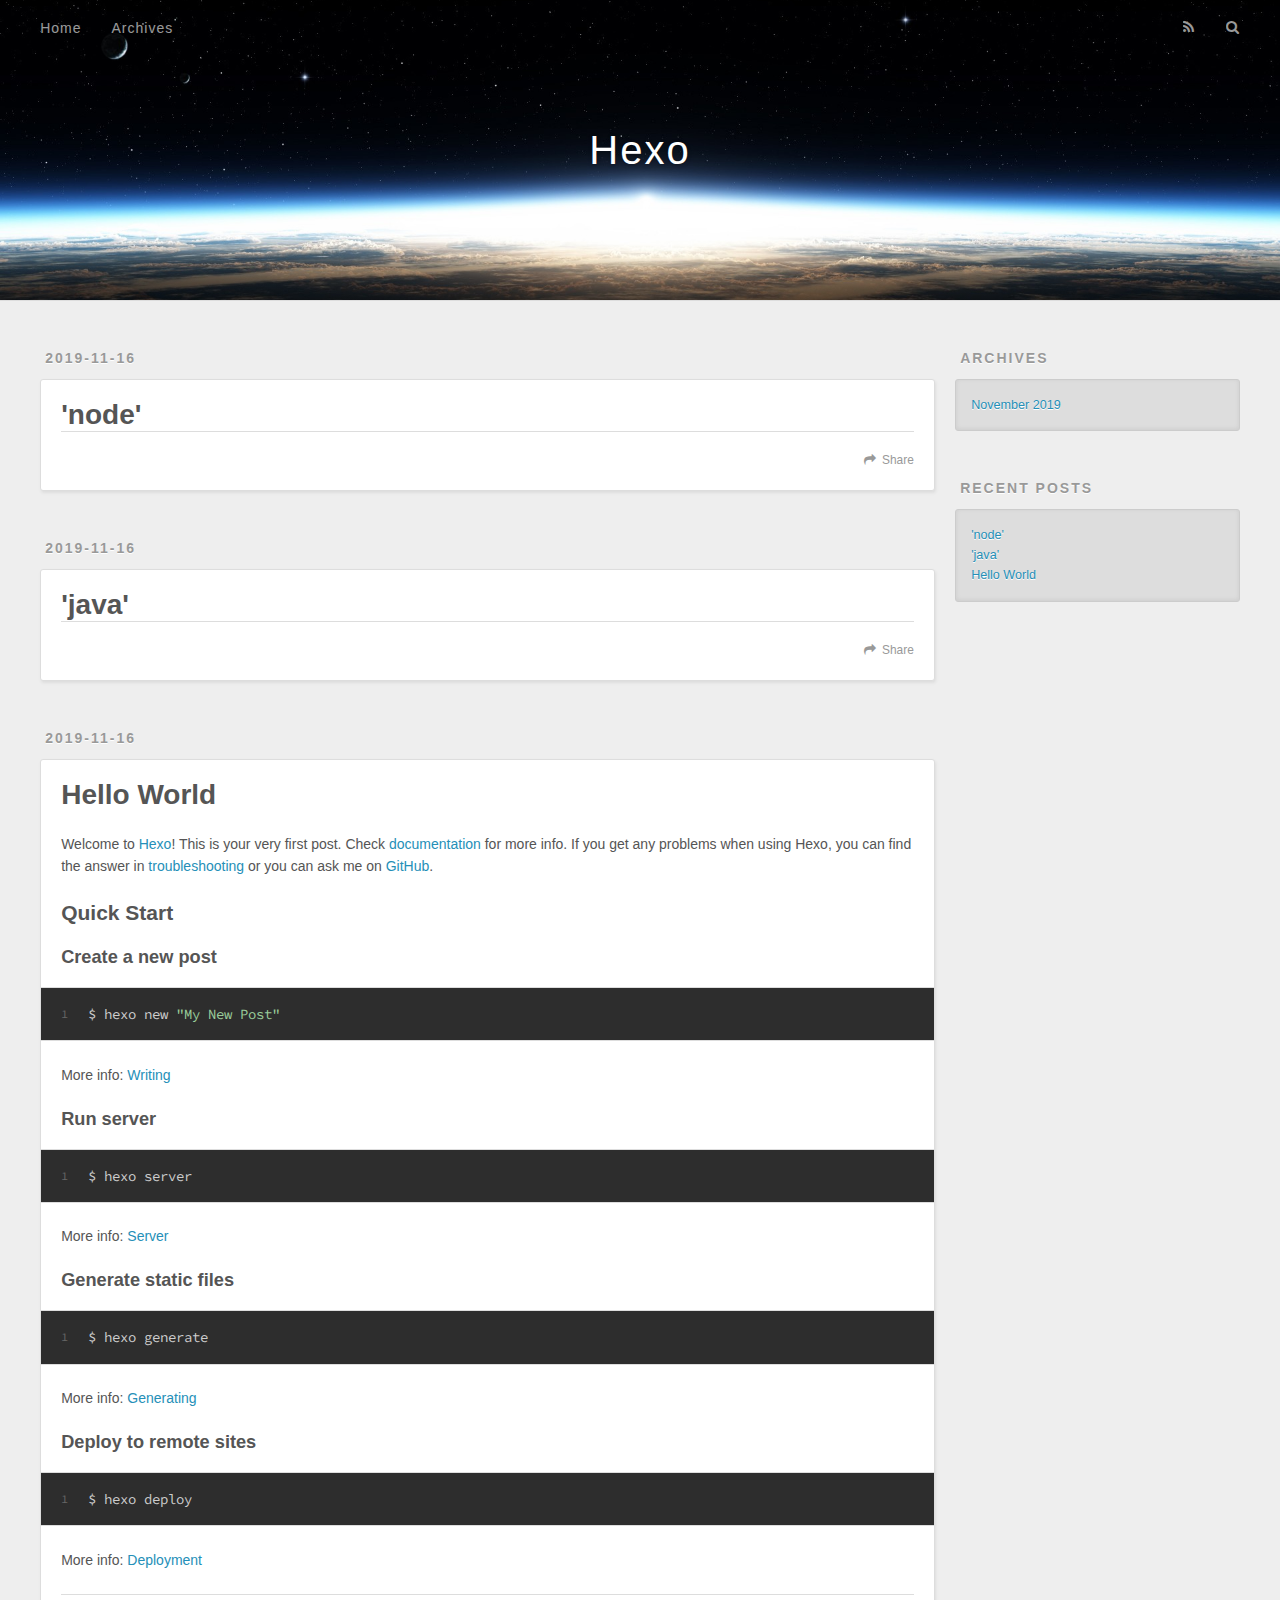
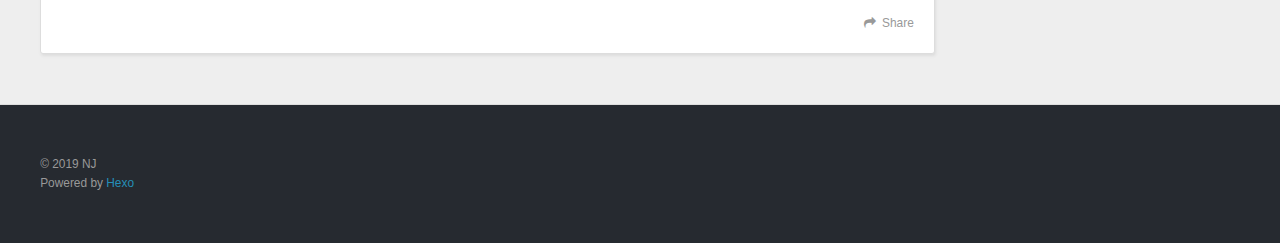
<file: index.html>
<!DOCTYPE html>
<html>
<head>
  <meta charset="utf-8">
  

  
  <title>Hexo</title>
  <meta name="viewport" content="width=device-width, initial-scale=1, maximum-scale=1">
  <meta property="og:type" content="website">
<meta property="og:title" content="Hexo">
<meta property="og:url" content="https:&#x2F;&#x2F;nadjin.github.io&#x2F;index.html">
<meta property="og:site_name" content="Hexo">
<meta property="og:locale" content="en">
<meta name="twitter:card" content="summary">
  
    <link rel="alternate" href="/atom.xml" title="Hexo" type="application/atom+xml">
  
  
    <link rel="icon" href="/favicon.png">
  
  
    <link href="//fonts.googleapis.com/css?family=Source+Code+Pro" rel="stylesheet" type="text/css">
  
  <link rel="stylesheet" href="/css/style.css">
</head>

<body>
  <div id="container">
    <div id="wrap">
      <header id="header">
  <div id="banner"></div>
  <div id="header-outer" class="outer">
    <div id="header-title" class="inner">
      <h1 id="logo-wrap">
        <a href="/" id="logo">Hexo</a>
      </h1>
      
    </div>
    <div id="header-inner" class="inner">
      <nav id="main-nav">
        <a id="main-nav-toggle" class="nav-icon"></a>
        
          <a class="main-nav-link" href="/">Home</a>
        
          <a class="main-nav-link" href="/archives">Archives</a>
        
      </nav>
      <nav id="sub-nav">
        
          <a id="nav-rss-link" class="nav-icon" href="/atom.xml" title="RSS Feed"></a>
        
        <a id="nav-search-btn" class="nav-icon" title="Search"></a>
      </nav>
      <div id="search-form-wrap">
        <form action="//google.com/search" method="get" accept-charset="UTF-8" class="search-form"><input type="search" name="q" class="search-form-input" placeholder="Search"><button type="submit" class="search-form-submit">&#xF002;</button><input type="hidden" name="sitesearch" value="https://nadjin.github.io"></form>
      </div>
    </div>
  </div>
</header>
      <div class="outer">
        <section id="main">
  
    <article id="post-node" class="article article-type-post" itemscope itemprop="blogPost">
  <div class="article-meta">
    <a href="/2019/11/16/node/" class="article-date">
  <time datetime="2019-11-16T15:26:47.000Z" itemprop="datePublished">2019-11-16</time>
</a>
    
  </div>
  <div class="article-inner">
    
    
      <header class="article-header">
        
  
    <h1 itemprop="name">
      <a class="article-title" href="/2019/11/16/node/">&#39;node&#39;</a>
    </h1>
  

      </header>
    
    <div class="article-entry" itemprop="articleBody">
      
        
      
    </div>
    <footer class="article-footer">
      <a data-url="https://nadjin.github.io/2019/11/16/node/" data-id="ck31qaq5z0002scv6evrmdm4m" class="article-share-link">Share</a>
      
      
    </footer>
  </div>
  
</article>


  
    <article id="post-java" class="article article-type-post" itemscope itemprop="blogPost">
  <div class="article-meta">
    <a href="/2019/11/16/java/" class="article-date">
  <time datetime="2019-11-16T15:26:26.000Z" itemprop="datePublished">2019-11-16</time>
</a>
    
  </div>
  <div class="article-inner">
    
    
      <header class="article-header">
        
  
    <h1 itemprop="name">
      <a class="article-title" href="/2019/11/16/java/">&#39;java&#39;</a>
    </h1>
  

      </header>
    
    <div class="article-entry" itemprop="articleBody">
      
        
      
    </div>
    <footer class="article-footer">
      <a data-url="https://nadjin.github.io/2019/11/16/java/" data-id="ck31qaq5o0000scv68coecepn" class="article-share-link">Share</a>
      
      
    </footer>
  </div>
  
</article>


  
    <article id="post-hello-world" class="article article-type-post" itemscope itemprop="blogPost">
  <div class="article-meta">
    <a href="/2019/11/16/hello-world/" class="article-date">
  <time datetime="2019-11-16T08:33:32.815Z" itemprop="datePublished">2019-11-16</time>
</a>
    
  </div>
  <div class="article-inner">
    
    
      <header class="article-header">
        
  
    <h1 itemprop="name">
      <a class="article-title" href="/2019/11/16/hello-world/">Hello World</a>
    </h1>
  

      </header>
    
    <div class="article-entry" itemprop="articleBody">
      
        <p>Welcome to <a href="https://hexo.io/" target="_blank" rel="noopener">Hexo</a>! This is your very first post. Check <a href="https://hexo.io/docs/" target="_blank" rel="noopener">documentation</a> for more info. If you get any problems when using Hexo, you can find the answer in <a href="https://hexo.io/docs/troubleshooting.html" target="_blank" rel="noopener">troubleshooting</a> or you can ask me on <a href="https://github.com/hexojs/hexo/issues" target="_blank" rel="noopener">GitHub</a>.</p>
<h2 id="Quick-Start"><a href="#Quick-Start" class="headerlink" title="Quick Start"></a>Quick Start</h2><h3 id="Create-a-new-post"><a href="#Create-a-new-post" class="headerlink" title="Create a new post"></a>Create a new post</h3><figure class="highlight bash"><table><tr><td class="gutter"><pre><span class="line">1</span><br></pre></td><td class="code"><pre><span class="line">$ hexo new <span class="string">"My New Post"</span></span><br></pre></td></tr></table></figure>

<p>More info: <a href="https://hexo.io/docs/writing.html" target="_blank" rel="noopener">Writing</a></p>
<h3 id="Run-server"><a href="#Run-server" class="headerlink" title="Run server"></a>Run server</h3><figure class="highlight bash"><table><tr><td class="gutter"><pre><span class="line">1</span><br></pre></td><td class="code"><pre><span class="line">$ hexo server</span><br></pre></td></tr></table></figure>

<p>More info: <a href="https://hexo.io/docs/server.html" target="_blank" rel="noopener">Server</a></p>
<h3 id="Generate-static-files"><a href="#Generate-static-files" class="headerlink" title="Generate static files"></a>Generate static files</h3><figure class="highlight bash"><table><tr><td class="gutter"><pre><span class="line">1</span><br></pre></td><td class="code"><pre><span class="line">$ hexo generate</span><br></pre></td></tr></table></figure>

<p>More info: <a href="https://hexo.io/docs/generating.html" target="_blank" rel="noopener">Generating</a></p>
<h3 id="Deploy-to-remote-sites"><a href="#Deploy-to-remote-sites" class="headerlink" title="Deploy to remote sites"></a>Deploy to remote sites</h3><figure class="highlight bash"><table><tr><td class="gutter"><pre><span class="line">1</span><br></pre></td><td class="code"><pre><span class="line">$ hexo deploy</span><br></pre></td></tr></table></figure>

<p>More info: <a href="https://hexo.io/docs/one-command-deployment.html" target="_blank" rel="noopener">Deployment</a></p>

      
    </div>
    <footer class="article-footer">
      <a data-url="https://nadjin.github.io/2019/11/16/hello-world/" data-id="ck31qaq5x0001scv67mpgcwkb" class="article-share-link">Share</a>
      
      
    </footer>
  </div>
  
</article>


  


</section>
        
          <aside id="sidebar">
  
    

  
    

  
    
  
    
  <div class="widget-wrap">
    <h3 class="widget-title">Archives</h3>
    <div class="widget">
      <ul class="archive-list"><li class="archive-list-item"><a class="archive-list-link" href="/archives/2019/11/">November 2019</a></li></ul>
    </div>
  </div>


  
    
  <div class="widget-wrap">
    <h3 class="widget-title">Recent Posts</h3>
    <div class="widget">
      <ul>
        
          <li>
            <a href="/2019/11/16/node/">&#39;node&#39;</a>
          </li>
        
          <li>
            <a href="/2019/11/16/java/">&#39;java&#39;</a>
          </li>
        
          <li>
            <a href="/2019/11/16/hello-world/">Hello World</a>
          </li>
        
      </ul>
    </div>
  </div>

  
</aside>
        
      </div>
      <footer id="footer">
  
  <div class="outer">
    <div id="footer-info" class="inner">
      &copy; 2019 NJ<br>
      Powered by <a href="http://hexo.io/" target="_blank">Hexo</a>
    </div>
  </div>
</footer>
    </div>
    <nav id="mobile-nav">
  
    <a href="/" class="mobile-nav-link">Home</a>
  
    <a href="/archives" class="mobile-nav-link">Archives</a>
  
</nav>
    

<script src="//ajax.googleapis.com/ajax/libs/jquery/2.0.3/jquery.min.js"></script>


  <link rel="stylesheet" href="/fancybox/jquery.fancybox.css">
  <script src="/fancybox/jquery.fancybox.pack.js"></script>


<script src="/js/script.js"></script>



  </div>
</body>
</html>
</file>
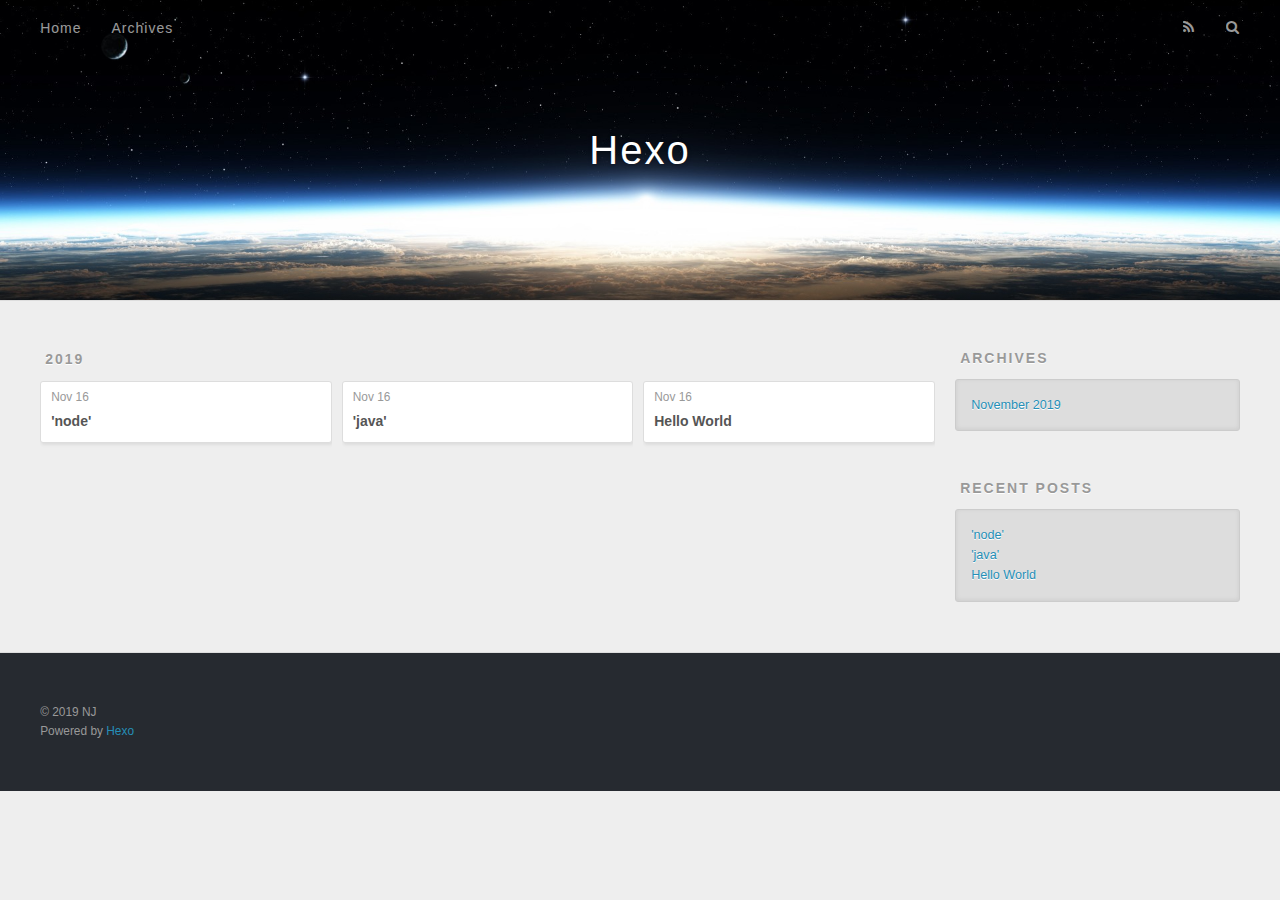
<file: archives/index.html>
<!DOCTYPE html>
<html>
<head>
  <meta charset="utf-8">
  

  
  <title>Archives | Hexo</title>
  <meta name="viewport" content="width=device-width, initial-scale=1, maximum-scale=1">
  <meta property="og:type" content="website">
<meta property="og:title" content="Hexo">
<meta property="og:url" content="https:&#x2F;&#x2F;nadjin.github.io&#x2F;archives&#x2F;index.html">
<meta property="og:site_name" content="Hexo">
<meta property="og:locale" content="en">
<meta name="twitter:card" content="summary">
  
    <link rel="alternate" href="/atom.xml" title="Hexo" type="application/atom+xml">
  
  
    <link rel="icon" href="/favicon.png">
  
  
    <link href="//fonts.googleapis.com/css?family=Source+Code+Pro" rel="stylesheet" type="text/css">
  
  <link rel="stylesheet" href="/css/style.css">
</head>

<body>
  <div id="container">
    <div id="wrap">
      <header id="header">
  <div id="banner"></div>
  <div id="header-outer" class="outer">
    <div id="header-title" class="inner">
      <h1 id="logo-wrap">
        <a href="/" id="logo">Hexo</a>
      </h1>
      
    </div>
    <div id="header-inner" class="inner">
      <nav id="main-nav">
        <a id="main-nav-toggle" class="nav-icon"></a>
        
          <a class="main-nav-link" href="/">Home</a>
        
          <a class="main-nav-link" href="/archives">Archives</a>
        
      </nav>
      <nav id="sub-nav">
        
          <a id="nav-rss-link" class="nav-icon" href="/atom.xml" title="RSS Feed"></a>
        
        <a id="nav-search-btn" class="nav-icon" title="Search"></a>
      </nav>
      <div id="search-form-wrap">
        <form action="//google.com/search" method="get" accept-charset="UTF-8" class="search-form"><input type="search" name="q" class="search-form-input" placeholder="Search"><button type="submit" class="search-form-submit">&#xF002;</button><input type="hidden" name="sitesearch" value="https://nadjin.github.io"></form>
      </div>
    </div>
  </div>
</header>
      <div class="outer">
        <section id="main">
  
  
    
    
      
      
      <section class="archives-wrap">
        <div class="archive-year-wrap">
          <a href="/archives/2019" class="archive-year">2019</a>
        </div>
        <div class="archives">
    
    <article class="archive-article archive-type-post">
  <div class="archive-article-inner">
    <header class="archive-article-header">
      <a href="/2019/11/16/node/" class="archive-article-date">
  <time datetime="2019-11-16T15:26:47.000Z" itemprop="datePublished">Nov 16</time>
</a>
      
  
    <h1 itemprop="name">
      <a class="archive-article-title" href="/2019/11/16/node/">&#39;node&#39;</a>
    </h1>
  

    </header>
  </div>
</article>
  
    
    
    <article class="archive-article archive-type-post">
  <div class="archive-article-inner">
    <header class="archive-article-header">
      <a href="/2019/11/16/java/" class="archive-article-date">
  <time datetime="2019-11-16T15:26:26.000Z" itemprop="datePublished">Nov 16</time>
</a>
      
  
    <h1 itemprop="name">
      <a class="archive-article-title" href="/2019/11/16/java/">&#39;java&#39;</a>
    </h1>
  

    </header>
  </div>
</article>
  
    
    
    <article class="archive-article archive-type-post">
  <div class="archive-article-inner">
    <header class="archive-article-header">
      <a href="/2019/11/16/hello-world/" class="archive-article-date">
  <time datetime="2019-11-16T08:33:32.815Z" itemprop="datePublished">Nov 16</time>
</a>
      
  
    <h1 itemprop="name">
      <a class="archive-article-title" href="/2019/11/16/hello-world/">Hello World</a>
    </h1>
  

    </header>
  </div>
</article>
  
  
    </div></section>
  


</section>
        
          <aside id="sidebar">
  
    

  
    

  
    
  
    
  <div class="widget-wrap">
    <h3 class="widget-title">Archives</h3>
    <div class="widget">
      <ul class="archive-list"><li class="archive-list-item"><a class="archive-list-link" href="/archives/2019/11/">November 2019</a></li></ul>
    </div>
  </div>


  
    
  <div class="widget-wrap">
    <h3 class="widget-title">Recent Posts</h3>
    <div class="widget">
      <ul>
        
          <li>
            <a href="/2019/11/16/node/">&#39;node&#39;</a>
          </li>
        
          <li>
            <a href="/2019/11/16/java/">&#39;java&#39;</a>
          </li>
        
          <li>
            <a href="/2019/11/16/hello-world/">Hello World</a>
          </li>
        
      </ul>
    </div>
  </div>

  
</aside>
        
      </div>
      <footer id="footer">
  
  <div class="outer">
    <div id="footer-info" class="inner">
      &copy; 2019 NJ<br>
      Powered by <a href="http://hexo.io/" target="_blank">Hexo</a>
    </div>
  </div>
</footer>
    </div>
    <nav id="mobile-nav">
  
    <a href="/" class="mobile-nav-link">Home</a>
  
    <a href="/archives" class="mobile-nav-link">Archives</a>
  
</nav>
    

<script src="//ajax.googleapis.com/ajax/libs/jquery/2.0.3/jquery.min.js"></script>


  <link rel="stylesheet" href="/fancybox/jquery.fancybox.css">
  <script src="/fancybox/jquery.fancybox.pack.js"></script>


<script src="/js/script.js"></script>



  </div>
</body>
</html>
</file>
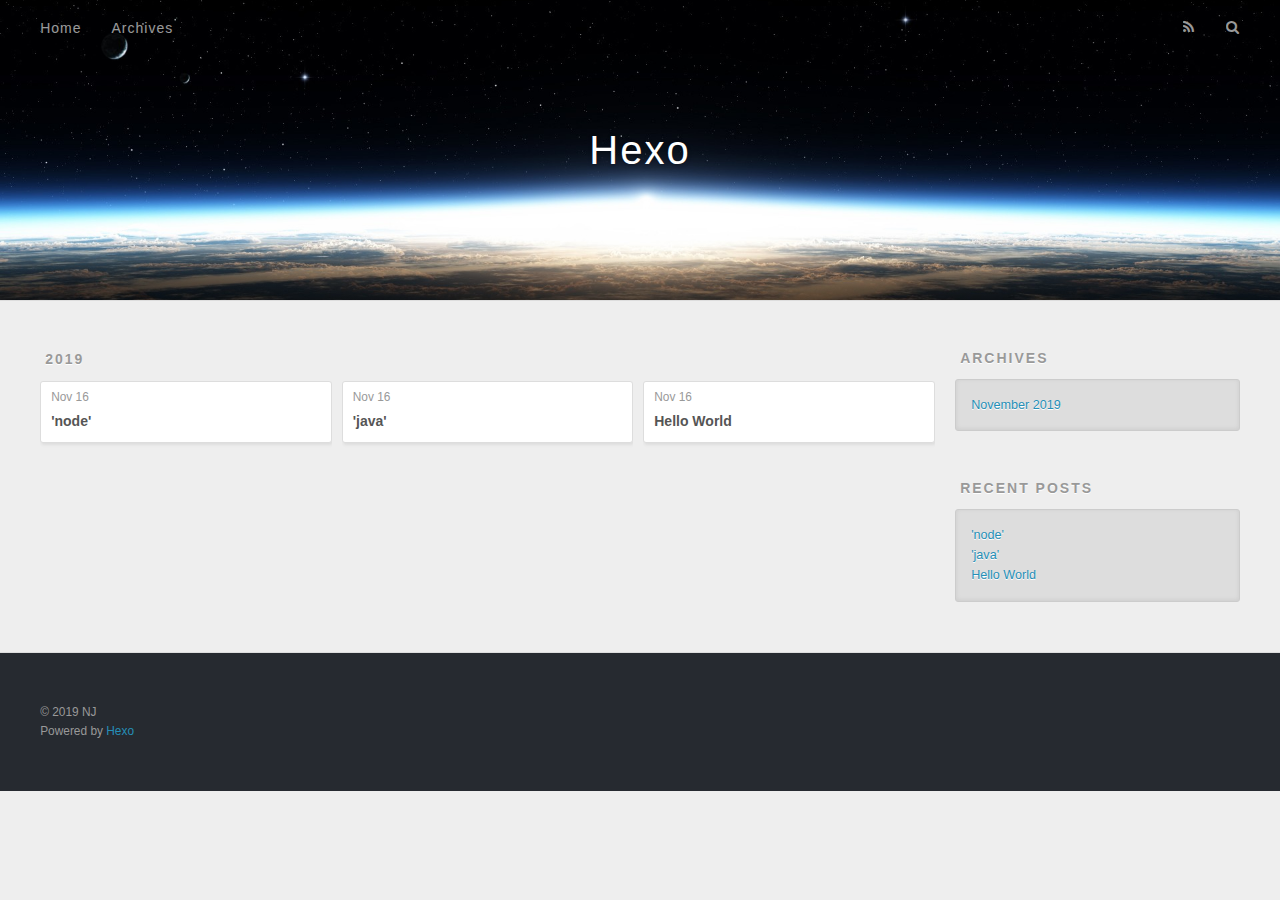
<file: archives/2019/11/index.html>
<!DOCTYPE html>
<html>
<head>
  <meta charset="utf-8">
  

  
  <title>Archives: 2019/11 | Hexo</title>
  <meta name="viewport" content="width=device-width, initial-scale=1, maximum-scale=1">
  <meta property="og:type" content="website">
<meta property="og:title" content="Hexo">
<meta property="og:url" content="https:&#x2F;&#x2F;nadjin.github.io&#x2F;archives&#x2F;2019&#x2F;11&#x2F;index.html">
<meta property="og:site_name" content="Hexo">
<meta property="og:locale" content="en">
<meta name="twitter:card" content="summary">
  
    <link rel="alternate" href="/atom.xml" title="Hexo" type="application/atom+xml">
  
  
    <link rel="icon" href="/favicon.png">
  
  
    <link href="//fonts.googleapis.com/css?family=Source+Code+Pro" rel="stylesheet" type="text/css">
  
  <link rel="stylesheet" href="/css/style.css">
</head>

<body>
  <div id="container">
    <div id="wrap">
      <header id="header">
  <div id="banner"></div>
  <div id="header-outer" class="outer">
    <div id="header-title" class="inner">
      <h1 id="logo-wrap">
        <a href="/" id="logo">Hexo</a>
      </h1>
      
    </div>
    <div id="header-inner" class="inner">
      <nav id="main-nav">
        <a id="main-nav-toggle" class="nav-icon"></a>
        
          <a class="main-nav-link" href="/">Home</a>
        
          <a class="main-nav-link" href="/archives">Archives</a>
        
      </nav>
      <nav id="sub-nav">
        
          <a id="nav-rss-link" class="nav-icon" href="/atom.xml" title="RSS Feed"></a>
        
        <a id="nav-search-btn" class="nav-icon" title="Search"></a>
      </nav>
      <div id="search-form-wrap">
        <form action="//google.com/search" method="get" accept-charset="UTF-8" class="search-form"><input type="search" name="q" class="search-form-input" placeholder="Search"><button type="submit" class="search-form-submit">&#xF002;</button><input type="hidden" name="sitesearch" value="https://nadjin.github.io"></form>
      </div>
    </div>
  </div>
</header>
      <div class="outer">
        <section id="main">
  
  
    
    
      
      
      <section class="archives-wrap">
        <div class="archive-year-wrap">
          <a href="/archives/2019" class="archive-year">2019</a>
        </div>
        <div class="archives">
    
    <article class="archive-article archive-type-post">
  <div class="archive-article-inner">
    <header class="archive-article-header">
      <a href="/2019/11/16/node/" class="archive-article-date">
  <time datetime="2019-11-16T15:26:47.000Z" itemprop="datePublished">Nov 16</time>
</a>
      
  
    <h1 itemprop="name">
      <a class="archive-article-title" href="/2019/11/16/node/">&#39;node&#39;</a>
    </h1>
  

    </header>
  </div>
</article>
  
    
    
    <article class="archive-article archive-type-post">
  <div class="archive-article-inner">
    <header class="archive-article-header">
      <a href="/2019/11/16/java/" class="archive-article-date">
  <time datetime="2019-11-16T15:26:26.000Z" itemprop="datePublished">Nov 16</time>
</a>
      
  
    <h1 itemprop="name">
      <a class="archive-article-title" href="/2019/11/16/java/">&#39;java&#39;</a>
    </h1>
  

    </header>
  </div>
</article>
  
    
    
    <article class="archive-article archive-type-post">
  <div class="archive-article-inner">
    <header class="archive-article-header">
      <a href="/2019/11/16/hello-world/" class="archive-article-date">
  <time datetime="2019-11-16T08:33:32.815Z" itemprop="datePublished">Nov 16</time>
</a>
      
  
    <h1 itemprop="name">
      <a class="archive-article-title" href="/2019/11/16/hello-world/">Hello World</a>
    </h1>
  

    </header>
  </div>
</article>
  
  
    </div></section>
  


</section>
        
          <aside id="sidebar">
  
    

  
    

  
    
  
    
  <div class="widget-wrap">
    <h3 class="widget-title">Archives</h3>
    <div class="widget">
      <ul class="archive-list"><li class="archive-list-item"><a class="archive-list-link" href="/archives/2019/11/">November 2019</a></li></ul>
    </div>
  </div>


  
    
  <div class="widget-wrap">
    <h3 class="widget-title">Recent Posts</h3>
    <div class="widget">
      <ul>
        
          <li>
            <a href="/2019/11/16/node/">&#39;node&#39;</a>
          </li>
        
          <li>
            <a href="/2019/11/16/java/">&#39;java&#39;</a>
          </li>
        
          <li>
            <a href="/2019/11/16/hello-world/">Hello World</a>
          </li>
        
      </ul>
    </div>
  </div>

  
</aside>
        
      </div>
      <footer id="footer">
  
  <div class="outer">
    <div id="footer-info" class="inner">
      &copy; 2019 NJ<br>
      Powered by <a href="http://hexo.io/" target="_blank">Hexo</a>
    </div>
  </div>
</footer>
    </div>
    <nav id="mobile-nav">
  
    <a href="/" class="mobile-nav-link">Home</a>
  
    <a href="/archives" class="mobile-nav-link">Archives</a>
  
</nav>
    

<script src="//ajax.googleapis.com/ajax/libs/jquery/2.0.3/jquery.min.js"></script>


  <link rel="stylesheet" href="/fancybox/jquery.fancybox.css">
  <script src="/fancybox/jquery.fancybox.pack.js"></script>


<script src="/js/script.js"></script>



  </div>
</body>
</html>
</file>
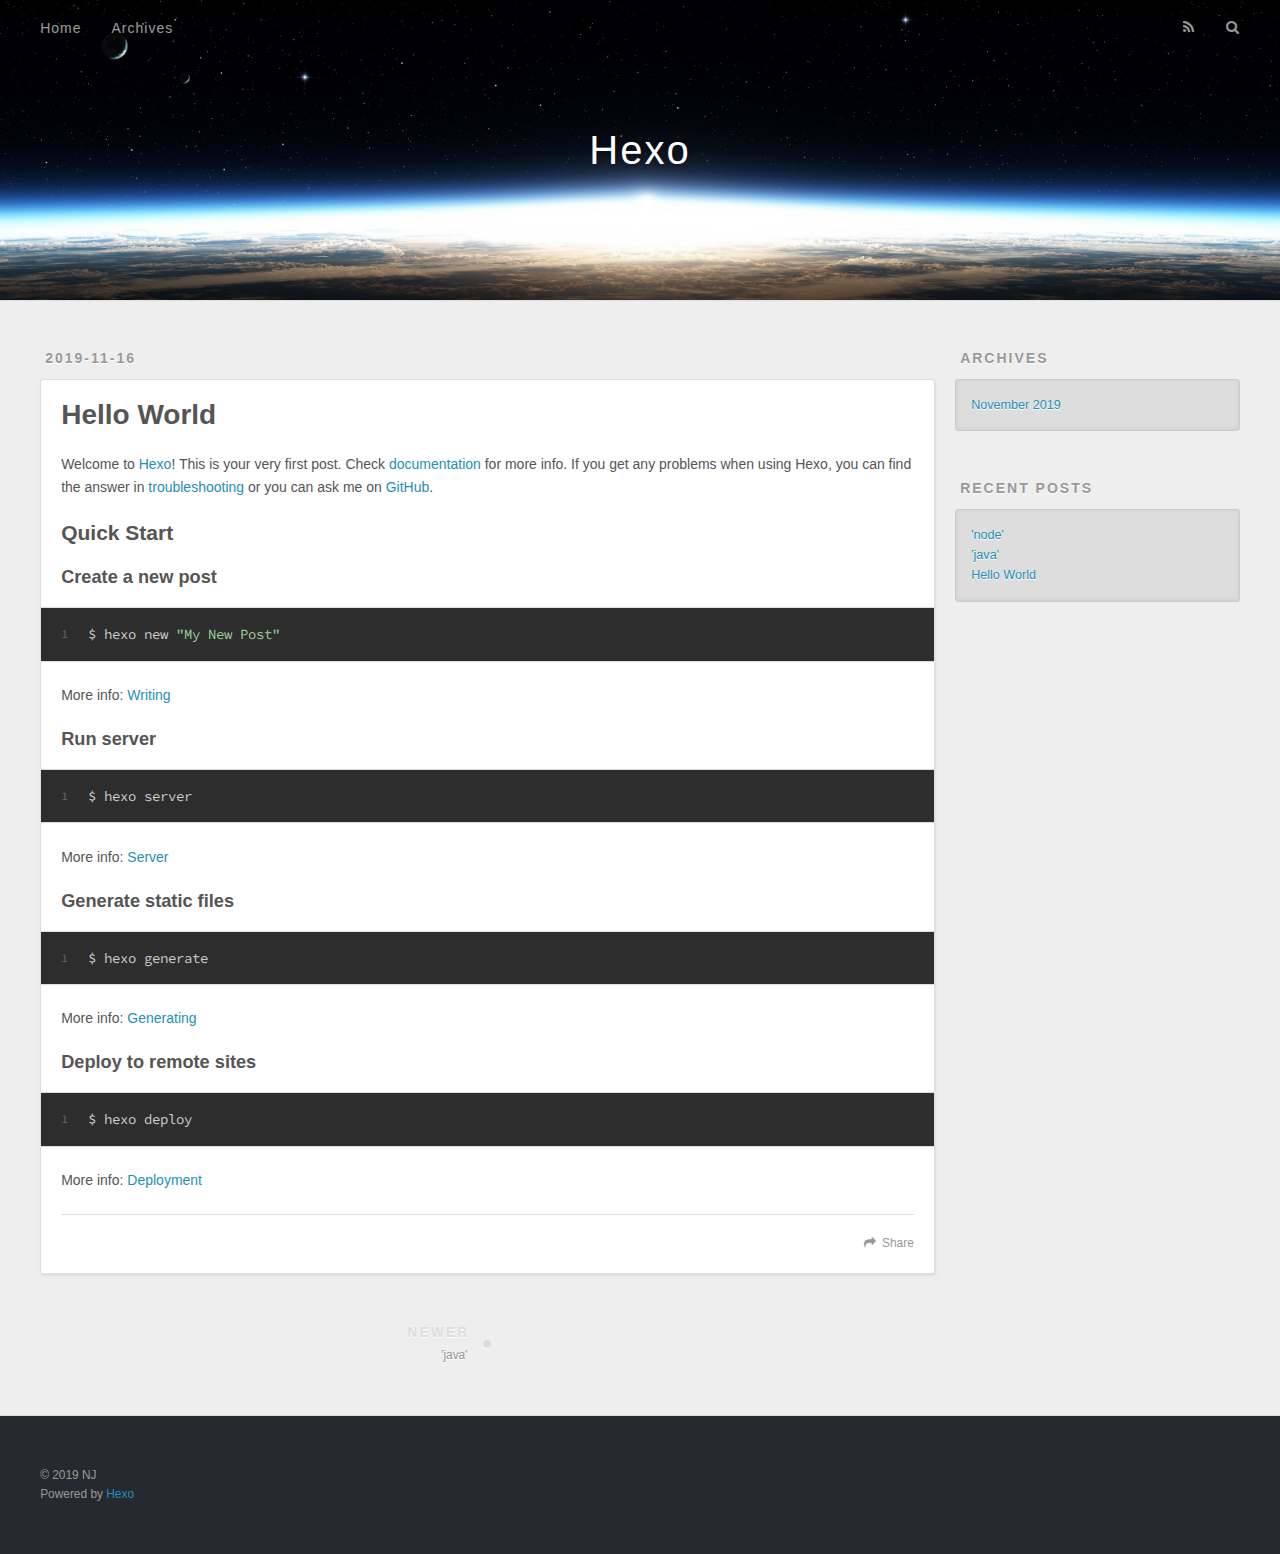
<file: 2019/11/16/hello-world/index.html>
<!DOCTYPE html>
<html>
<head>
  <meta charset="utf-8">
  

  
  <title>Hello World | Hexo</title>
  <meta name="viewport" content="width=device-width, initial-scale=1, maximum-scale=1">
  <meta name="description" content="Welcome to Hexo! This is your very first post. Check documentation for more info. If you get any problems when using Hexo, you can find the answer in troubleshooting or you can ask me on GitHub. Quick">
<meta property="og:type" content="article">
<meta property="og:title" content="Hello World">
<meta property="og:url" content="https:&#x2F;&#x2F;nadjin.github.io&#x2F;2019&#x2F;11&#x2F;16&#x2F;hello-world&#x2F;index.html">
<meta property="og:site_name" content="Hexo">
<meta property="og:description" content="Welcome to Hexo! This is your very first post. Check documentation for more info. If you get any problems when using Hexo, you can find the answer in troubleshooting or you can ask me on GitHub. Quick">
<meta property="og:locale" content="en">
<meta property="og:updated_time" content="2019-11-16T08:33:32.816Z">
<meta name="twitter:card" content="summary">
  
    <link rel="alternate" href="/atom.xml" title="Hexo" type="application/atom+xml">
  
  
    <link rel="icon" href="/favicon.png">
  
  
    <link href="//fonts.googleapis.com/css?family=Source+Code+Pro" rel="stylesheet" type="text/css">
  
  <link rel="stylesheet" href="/css/style.css">
</head>

<body>
  <div id="container">
    <div id="wrap">
      <header id="header">
  <div id="banner"></div>
  <div id="header-outer" class="outer">
    <div id="header-title" class="inner">
      <h1 id="logo-wrap">
        <a href="/" id="logo">Hexo</a>
      </h1>
      
    </div>
    <div id="header-inner" class="inner">
      <nav id="main-nav">
        <a id="main-nav-toggle" class="nav-icon"></a>
        
          <a class="main-nav-link" href="/">Home</a>
        
          <a class="main-nav-link" href="/archives">Archives</a>
        
      </nav>
      <nav id="sub-nav">
        
          <a id="nav-rss-link" class="nav-icon" href="/atom.xml" title="RSS Feed"></a>
        
        <a id="nav-search-btn" class="nav-icon" title="Search"></a>
      </nav>
      <div id="search-form-wrap">
        <form action="//google.com/search" method="get" accept-charset="UTF-8" class="search-form"><input type="search" name="q" class="search-form-input" placeholder="Search"><button type="submit" class="search-form-submit">&#xF002;</button><input type="hidden" name="sitesearch" value="https://nadjin.github.io"></form>
      </div>
    </div>
  </div>
</header>
      <div class="outer">
        <section id="main"><article id="post-hello-world" class="article article-type-post" itemscope itemprop="blogPost">
  <div class="article-meta">
    <a href="/2019/11/16/hello-world/" class="article-date">
  <time datetime="2019-11-16T08:33:32.815Z" itemprop="datePublished">2019-11-16</time>
</a>
    
  </div>
  <div class="article-inner">
    
    
      <header class="article-header">
        
  
    <h1 class="article-title" itemprop="name">
      Hello World
    </h1>
  

      </header>
    
    <div class="article-entry" itemprop="articleBody">
      
        <p>Welcome to <a href="https://hexo.io/" target="_blank" rel="noopener">Hexo</a>! This is your very first post. Check <a href="https://hexo.io/docs/" target="_blank" rel="noopener">documentation</a> for more info. If you get any problems when using Hexo, you can find the answer in <a href="https://hexo.io/docs/troubleshooting.html" target="_blank" rel="noopener">troubleshooting</a> or you can ask me on <a href="https://github.com/hexojs/hexo/issues" target="_blank" rel="noopener">GitHub</a>.</p>
<h2 id="Quick-Start"><a href="#Quick-Start" class="headerlink" title="Quick Start"></a>Quick Start</h2><h3 id="Create-a-new-post"><a href="#Create-a-new-post" class="headerlink" title="Create a new post"></a>Create a new post</h3><figure class="highlight bash"><table><tr><td class="gutter"><pre><span class="line">1</span><br></pre></td><td class="code"><pre><span class="line">$ hexo new <span class="string">"My New Post"</span></span><br></pre></td></tr></table></figure>

<p>More info: <a href="https://hexo.io/docs/writing.html" target="_blank" rel="noopener">Writing</a></p>
<h3 id="Run-server"><a href="#Run-server" class="headerlink" title="Run server"></a>Run server</h3><figure class="highlight bash"><table><tr><td class="gutter"><pre><span class="line">1</span><br></pre></td><td class="code"><pre><span class="line">$ hexo server</span><br></pre></td></tr></table></figure>

<p>More info: <a href="https://hexo.io/docs/server.html" target="_blank" rel="noopener">Server</a></p>
<h3 id="Generate-static-files"><a href="#Generate-static-files" class="headerlink" title="Generate static files"></a>Generate static files</h3><figure class="highlight bash"><table><tr><td class="gutter"><pre><span class="line">1</span><br></pre></td><td class="code"><pre><span class="line">$ hexo generate</span><br></pre></td></tr></table></figure>

<p>More info: <a href="https://hexo.io/docs/generating.html" target="_blank" rel="noopener">Generating</a></p>
<h3 id="Deploy-to-remote-sites"><a href="#Deploy-to-remote-sites" class="headerlink" title="Deploy to remote sites"></a>Deploy to remote sites</h3><figure class="highlight bash"><table><tr><td class="gutter"><pre><span class="line">1</span><br></pre></td><td class="code"><pre><span class="line">$ hexo deploy</span><br></pre></td></tr></table></figure>

<p>More info: <a href="https://hexo.io/docs/one-command-deployment.html" target="_blank" rel="noopener">Deployment</a></p>

      
    </div>
    <footer class="article-footer">
      <a data-url="https://nadjin.github.io/2019/11/16/hello-world/" data-id="ck31qaq5x0001scv67mpgcwkb" class="article-share-link">Share</a>
      
      
    </footer>
  </div>
  
    
<nav id="article-nav">
  
    <a href="/2019/11/16/java/" id="article-nav-newer" class="article-nav-link-wrap">
      <strong class="article-nav-caption">Newer</strong>
      <div class="article-nav-title">
        
          &#39;java&#39;
        
      </div>
    </a>
  
  
</nav>

  
</article>

</section>
        
          <aside id="sidebar">
  
    

  
    

  
    
  
    
  <div class="widget-wrap">
    <h3 class="widget-title">Archives</h3>
    <div class="widget">
      <ul class="archive-list"><li class="archive-list-item"><a class="archive-list-link" href="/archives/2019/11/">November 2019</a></li></ul>
    </div>
  </div>


  
    
  <div class="widget-wrap">
    <h3 class="widget-title">Recent Posts</h3>
    <div class="widget">
      <ul>
        
          <li>
            <a href="/2019/11/16/node/">&#39;node&#39;</a>
          </li>
        
          <li>
            <a href="/2019/11/16/java/">&#39;java&#39;</a>
          </li>
        
          <li>
            <a href="/2019/11/16/hello-world/">Hello World</a>
          </li>
        
      </ul>
    </div>
  </div>

  
</aside>
        
      </div>
      <footer id="footer">
  
  <div class="outer">
    <div id="footer-info" class="inner">
      &copy; 2019 NJ<br>
      Powered by <a href="http://hexo.io/" target="_blank">Hexo</a>
    </div>
  </div>
</footer>
    </div>
    <nav id="mobile-nav">
  
    <a href="/" class="mobile-nav-link">Home</a>
  
    <a href="/archives" class="mobile-nav-link">Archives</a>
  
</nav>
    

<script src="//ajax.googleapis.com/ajax/libs/jquery/2.0.3/jquery.min.js"></script>


  <link rel="stylesheet" href="/fancybox/jquery.fancybox.css">
  <script src="/fancybox/jquery.fancybox.pack.js"></script>


<script src="/js/script.js"></script>



  </div>
</body>
</html>
</file>
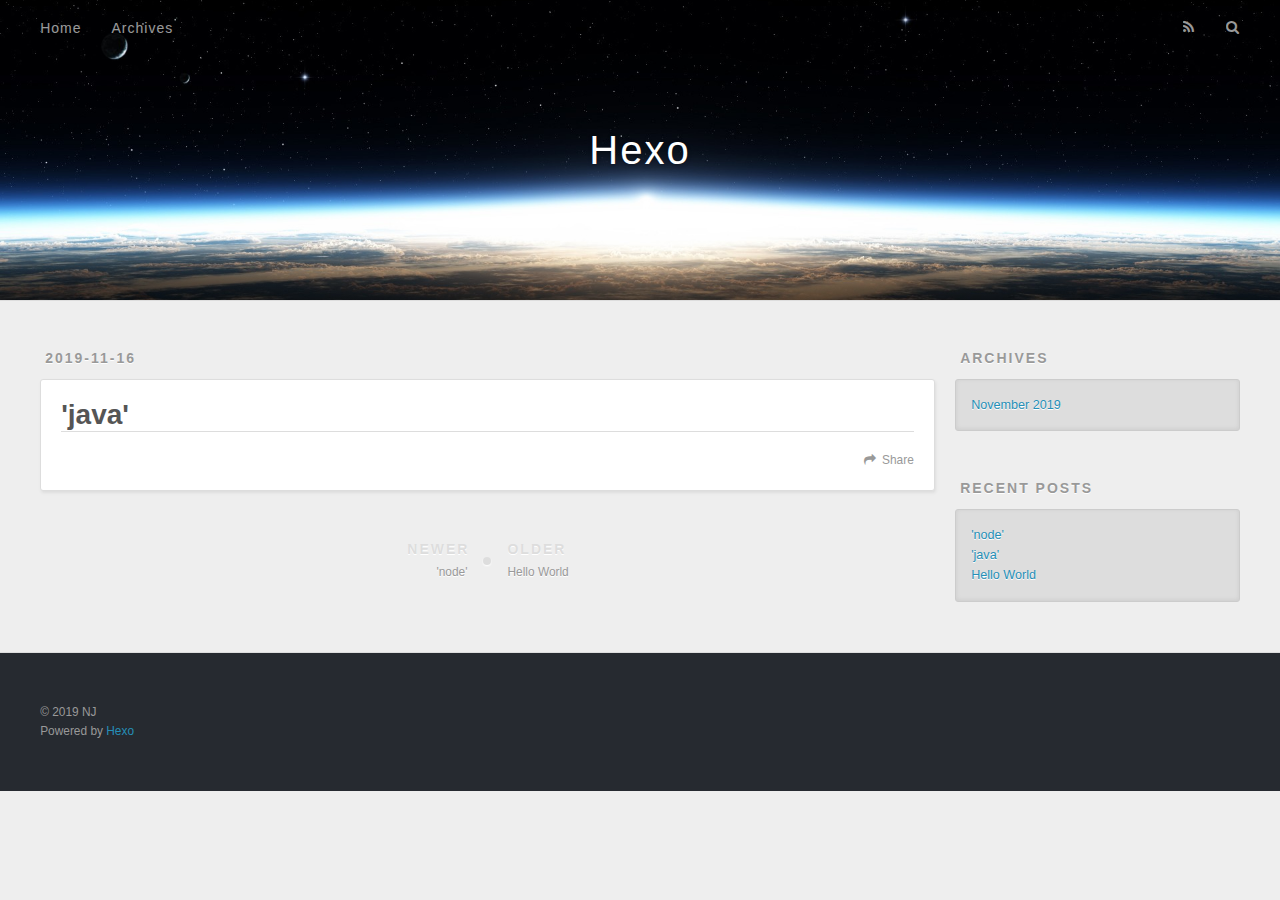
<file: 2019/11/16/java/index.html>
<!DOCTYPE html>
<html>
<head>
  <meta charset="utf-8">
  

  
  <title>&#39;java&#39; | Hexo</title>
  <meta name="viewport" content="width=device-width, initial-scale=1, maximum-scale=1">
  <meta property="og:type" content="article">
<meta property="og:title" content="&#39;java&#39;">
<meta property="og:url" content="https:&#x2F;&#x2F;nadjin.github.io&#x2F;2019&#x2F;11&#x2F;16&#x2F;java&#x2F;index.html">
<meta property="og:site_name" content="Hexo">
<meta property="og:locale" content="en">
<meta property="og:updated_time" content="2019-11-16T15:26:26.375Z">
<meta name="twitter:card" content="summary">
  
    <link rel="alternate" href="/atom.xml" title="Hexo" type="application/atom+xml">
  
  
    <link rel="icon" href="/favicon.png">
  
  
    <link href="//fonts.googleapis.com/css?family=Source+Code+Pro" rel="stylesheet" type="text/css">
  
  <link rel="stylesheet" href="/css/style.css">
</head>

<body>
  <div id="container">
    <div id="wrap">
      <header id="header">
  <div id="banner"></div>
  <div id="header-outer" class="outer">
    <div id="header-title" class="inner">
      <h1 id="logo-wrap">
        <a href="/" id="logo">Hexo</a>
      </h1>
      
    </div>
    <div id="header-inner" class="inner">
      <nav id="main-nav">
        <a id="main-nav-toggle" class="nav-icon"></a>
        
          <a class="main-nav-link" href="/">Home</a>
        
          <a class="main-nav-link" href="/archives">Archives</a>
        
      </nav>
      <nav id="sub-nav">
        
          <a id="nav-rss-link" class="nav-icon" href="/atom.xml" title="RSS Feed"></a>
        
        <a id="nav-search-btn" class="nav-icon" title="Search"></a>
      </nav>
      <div id="search-form-wrap">
        <form action="//google.com/search" method="get" accept-charset="UTF-8" class="search-form"><input type="search" name="q" class="search-form-input" placeholder="Search"><button type="submit" class="search-form-submit">&#xF002;</button><input type="hidden" name="sitesearch" value="https://nadjin.github.io"></form>
      </div>
    </div>
  </div>
</header>
      <div class="outer">
        <section id="main"><article id="post-java" class="article article-type-post" itemscope itemprop="blogPost">
  <div class="article-meta">
    <a href="/2019/11/16/java/" class="article-date">
  <time datetime="2019-11-16T15:26:26.000Z" itemprop="datePublished">2019-11-16</time>
</a>
    
  </div>
  <div class="article-inner">
    
    
      <header class="article-header">
        
  
    <h1 class="article-title" itemprop="name">
      &#39;java&#39;
    </h1>
  

      </header>
    
    <div class="article-entry" itemprop="articleBody">
      
        
      
    </div>
    <footer class="article-footer">
      <a data-url="https://nadjin.github.io/2019/11/16/java/" data-id="ck31qaq5o0000scv68coecepn" class="article-share-link">Share</a>
      
      
    </footer>
  </div>
  
    
<nav id="article-nav">
  
    <a href="/2019/11/16/node/" id="article-nav-newer" class="article-nav-link-wrap">
      <strong class="article-nav-caption">Newer</strong>
      <div class="article-nav-title">
        
          &#39;node&#39;
        
      </div>
    </a>
  
  
    <a href="/2019/11/16/hello-world/" id="article-nav-older" class="article-nav-link-wrap">
      <strong class="article-nav-caption">Older</strong>
      <div class="article-nav-title">Hello World</div>
    </a>
  
</nav>

  
</article>

</section>
        
          <aside id="sidebar">
  
    

  
    

  
    
  
    
  <div class="widget-wrap">
    <h3 class="widget-title">Archives</h3>
    <div class="widget">
      <ul class="archive-list"><li class="archive-list-item"><a class="archive-list-link" href="/archives/2019/11/">November 2019</a></li></ul>
    </div>
  </div>


  
    
  <div class="widget-wrap">
    <h3 class="widget-title">Recent Posts</h3>
    <div class="widget">
      <ul>
        
          <li>
            <a href="/2019/11/16/node/">&#39;node&#39;</a>
          </li>
        
          <li>
            <a href="/2019/11/16/java/">&#39;java&#39;</a>
          </li>
        
          <li>
            <a href="/2019/11/16/hello-world/">Hello World</a>
          </li>
        
      </ul>
    </div>
  </div>

  
</aside>
        
      </div>
      <footer id="footer">
  
  <div class="outer">
    <div id="footer-info" class="inner">
      &copy; 2019 NJ<br>
      Powered by <a href="http://hexo.io/" target="_blank">Hexo</a>
    </div>
  </div>
</footer>
    </div>
    <nav id="mobile-nav">
  
    <a href="/" class="mobile-nav-link">Home</a>
  
    <a href="/archives" class="mobile-nav-link">Archives</a>
  
</nav>
    

<script src="//ajax.googleapis.com/ajax/libs/jquery/2.0.3/jquery.min.js"></script>


  <link rel="stylesheet" href="/fancybox/jquery.fancybox.css">
  <script src="/fancybox/jquery.fancybox.pack.js"></script>


<script src="/js/script.js"></script>



  </div>
</body>
</html>
</file>
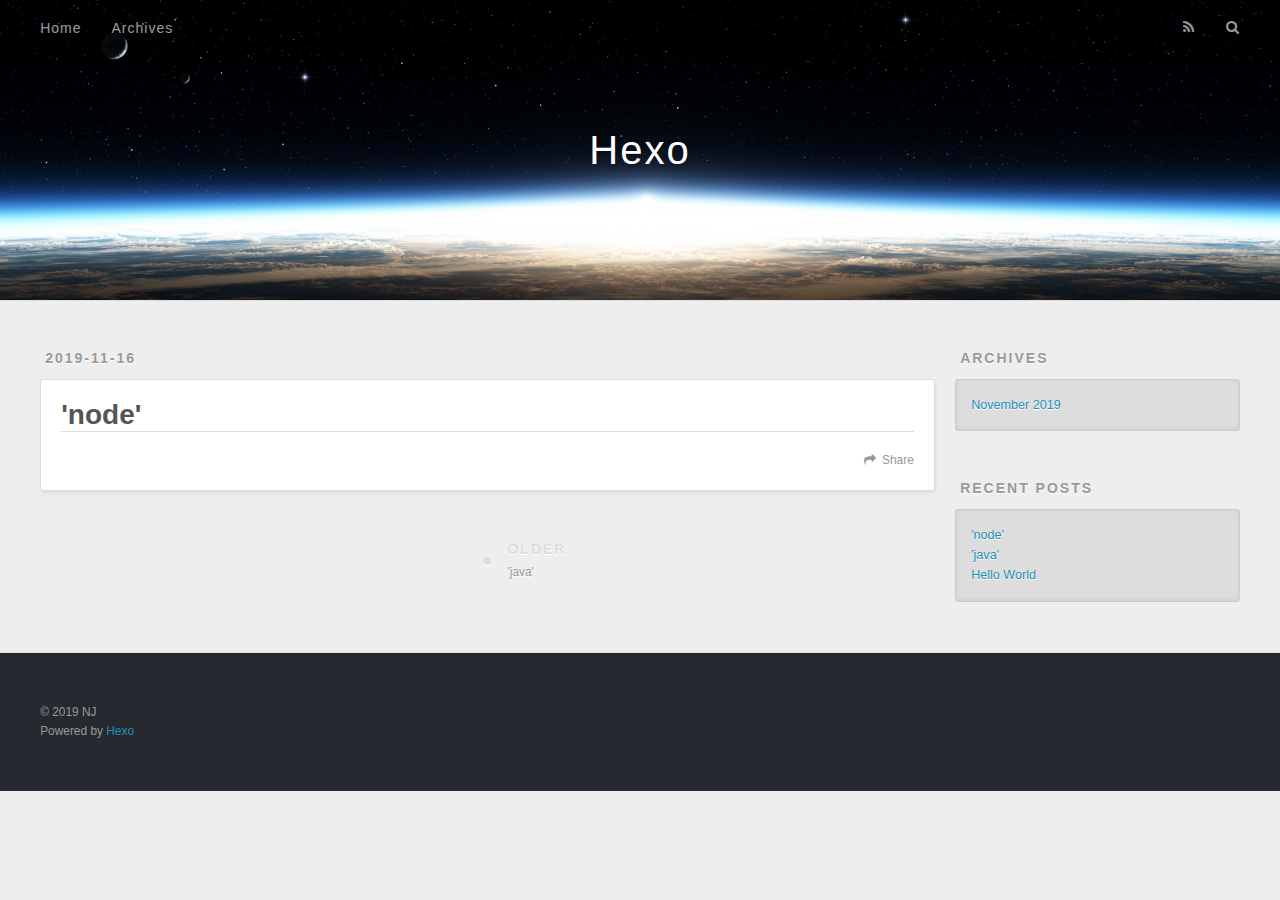
<file: 2019/11/16/node/index.html>
<!DOCTYPE html>
<html>
<head>
  <meta charset="utf-8">
  

  
  <title>&#39;node&#39; | Hexo</title>
  <meta name="viewport" content="width=device-width, initial-scale=1, maximum-scale=1">
  <meta property="og:type" content="article">
<meta property="og:title" content="&#39;node&#39;">
<meta property="og:url" content="https:&#x2F;&#x2F;nadjin.github.io&#x2F;2019&#x2F;11&#x2F;16&#x2F;node&#x2F;index.html">
<meta property="og:site_name" content="Hexo">
<meta property="og:locale" content="en">
<meta property="og:updated_time" content="2019-11-16T15:26:47.266Z">
<meta name="twitter:card" content="summary">
  
    <link rel="alternate" href="/atom.xml" title="Hexo" type="application/atom+xml">
  
  
    <link rel="icon" href="/favicon.png">
  
  
    <link href="//fonts.googleapis.com/css?family=Source+Code+Pro" rel="stylesheet" type="text/css">
  
  <link rel="stylesheet" href="/css/style.css">
</head>

<body>
  <div id="container">
    <div id="wrap">
      <header id="header">
  <div id="banner"></div>
  <div id="header-outer" class="outer">
    <div id="header-title" class="inner">
      <h1 id="logo-wrap">
        <a href="/" id="logo">Hexo</a>
      </h1>
      
    </div>
    <div id="header-inner" class="inner">
      <nav id="main-nav">
        <a id="main-nav-toggle" class="nav-icon"></a>
        
          <a class="main-nav-link" href="/">Home</a>
        
          <a class="main-nav-link" href="/archives">Archives</a>
        
      </nav>
      <nav id="sub-nav">
        
          <a id="nav-rss-link" class="nav-icon" href="/atom.xml" title="RSS Feed"></a>
        
        <a id="nav-search-btn" class="nav-icon" title="Search"></a>
      </nav>
      <div id="search-form-wrap">
        <form action="//google.com/search" method="get" accept-charset="UTF-8" class="search-form"><input type="search" name="q" class="search-form-input" placeholder="Search"><button type="submit" class="search-form-submit">&#xF002;</button><input type="hidden" name="sitesearch" value="https://nadjin.github.io"></form>
      </div>
    </div>
  </div>
</header>
      <div class="outer">
        <section id="main"><article id="post-node" class="article article-type-post" itemscope itemprop="blogPost">
  <div class="article-meta">
    <a href="/2019/11/16/node/" class="article-date">
  <time datetime="2019-11-16T15:26:47.000Z" itemprop="datePublished">2019-11-16</time>
</a>
    
  </div>
  <div class="article-inner">
    
    
      <header class="article-header">
        
  
    <h1 class="article-title" itemprop="name">
      &#39;node&#39;
    </h1>
  

      </header>
    
    <div class="article-entry" itemprop="articleBody">
      
        
      
    </div>
    <footer class="article-footer">
      <a data-url="https://nadjin.github.io/2019/11/16/node/" data-id="ck31qaq5z0002scv6evrmdm4m" class="article-share-link">Share</a>
      
      
    </footer>
  </div>
  
    
<nav id="article-nav">
  
  
    <a href="/2019/11/16/java/" id="article-nav-older" class="article-nav-link-wrap">
      <strong class="article-nav-caption">Older</strong>
      <div class="article-nav-title">&#39;java&#39;</div>
    </a>
  
</nav>

  
</article>

</section>
        
          <aside id="sidebar">
  
    

  
    

  
    
  
    
  <div class="widget-wrap">
    <h3 class="widget-title">Archives</h3>
    <div class="widget">
      <ul class="archive-list"><li class="archive-list-item"><a class="archive-list-link" href="/archives/2019/11/">November 2019</a></li></ul>
    </div>
  </div>


  
    
  <div class="widget-wrap">
    <h3 class="widget-title">Recent Posts</h3>
    <div class="widget">
      <ul>
        
          <li>
            <a href="/2019/11/16/node/">&#39;node&#39;</a>
          </li>
        
          <li>
            <a href="/2019/11/16/java/">&#39;java&#39;</a>
          </li>
        
          <li>
            <a href="/2019/11/16/hello-world/">Hello World</a>
          </li>
        
      </ul>
    </div>
  </div>

  
</aside>
        
      </div>
      <footer id="footer">
  
  <div class="outer">
    <div id="footer-info" class="inner">
      &copy; 2019 NJ<br>
      Powered by <a href="http://hexo.io/" target="_blank">Hexo</a>
    </div>
  </div>
</footer>
    </div>
    <nav id="mobile-nav">
  
    <a href="/" class="mobile-nav-link">Home</a>
  
    <a href="/archives" class="mobile-nav-link">Archives</a>
  
</nav>
    

<script src="//ajax.googleapis.com/ajax/libs/jquery/2.0.3/jquery.min.js"></script>


  <link rel="stylesheet" href="/fancybox/jquery.fancybox.css">
  <script src="/fancybox/jquery.fancybox.pack.js"></script>


<script src="/js/script.js"></script>



  </div>
</body>
</html>
</file>
<file: css/style.css>
body {
  width: 100%;
}
body:before,
body:after {
  content: "";
  display: table;
}
body:after {
  clear: both;
}
html,
body,
div,
span,
applet,
object,
iframe,
h1,
h2,
h3,
h4,
h5,
h6,
p,
blockquote,
pre,
a,
abbr,
acronym,
address,
big,
cite,
code,
del,
dfn,
em,
img,
ins,
kbd,
q,
s,
samp,
small,
strike,
strong,
sub,
sup,
tt,
var,
dl,
dt,
dd,
ol,
ul,
li,
fieldset,
form,
label,
legend,
table,
caption,
tbody,
tfoot,
thead,
tr,
th,
td {
  margin: 0;
  padding: 0;
  border: 0;
  outline: 0;
  font-weight: inherit;
  font-style: inherit;
  font-family: inherit;
  font-size: 100%;
  vertical-align: baseline;
}
body {
  line-height: 1;
  color: #000;
  background: #fff;
}
ol,
ul {
  list-style: none;
}
table {
  border-collapse: separate;
  border-spacing: 0;
  vertical-align: middle;
}
caption,
th,
td {
  text-align: left;
  font-weight: normal;
  vertical-align: middle;
}
a img {
  border: none;
}
input,
button {
  margin: 0;
  padding: 0;
}
input::-moz-focus-inner,
button::-moz-focus-inner {
  border: 0;
  padding: 0;
}
@font-face {
  font-family: FontAwesome;
  font-style: normal;
  font-weight: normal;
  src: url("fonts/fontawesome-webfont.eot?v=#4.0.3");
  src: url("fonts/fontawesome-webfont.eot?#iefix&v=#4.0.3") format("embedded-opentype"), url("fonts/fontawesome-webfont.woff?v=#4.0.3") format("woff"), url("fonts/fontawesome-webfont.ttf?v=#4.0.3") format("truetype"), url("fonts/fontawesome-webfont.svg#fontawesomeregular?v=#4.0.3") format("svg");
}
html,
body,
#container {
  height: 100%;
}
body {
  background: #eee;
  font: 14px -apple-system, BlinkMacSystemFont, "Segoe UI", "Roboto", "Oxygen", "Ubuntu", "Cantarell", "Fira Sans", "Droid Sans", "Helvetica Neue", sans-serif;
  -webkit-text-size-adjust: 100%;
}
.outer {
  max-width: 1220px;
  margin: 0 auto;
  padding: 0 20px;
}
.outer:before,
.outer:after {
  content: "";
  display: table;
}
.outer:after {
  clear: both;
}
.inner {
  display: inline;
  float: left;
  width: 98.33333333333333%;
  margin: 0 0.833333333333333%;
}
.left,
.alignleft {
  float: left;
}
.right,
.alignright {
  float: right;
}
.clear {
  clear: both;
}
#container {
  position: relative;
}
.mobile-nav-on {
  overflow: hidden;
}
#wrap {
  height: 100%;
  width: 100%;
  position: absolute;
  top: 0;
  left: 0;
  -webkit-transition: 0.2s ease-out;
  -moz-transition: 0.2s ease-out;
  -ms-transition: 0.2s ease-out;
  transition: 0.2s ease-out;
  z-index: 1;
  background: #eee;
}
.mobile-nav-on #wrap {
  left: 280px;
}
@media screen and (min-width: 768px) {
  #main {
    display: inline;
    float: left;
    width: 73.33333333333333%;
    margin: 0 0.833333333333333%;
  }
}
.article-date,
.article-category-link,
.archive-year,
.widget-title {
  text-decoration: none;
  text-transform: uppercase;
  letter-spacing: 2px;
  color: #999;
  margin-bottom: 1em;
  margin-left: 5px;
  line-height: 1em;
  text-shadow: 0 1px #fff;
  font-weight: bold;
}
.article-inner,
.archive-article-inner {
  background: #fff;
  -webkit-box-shadow: 1px 2px 3px #ddd;
  box-shadow: 1px 2px 3px #ddd;
  border: 1px solid #ddd;
  border-radius: 3px;
}
.article-entry h1,
.widget h1 {
  font-size: 2em;
}
.article-entry h2,
.widget h2 {
  font-size: 1.5em;
}
.article-entry h3,
.widget h3 {
  font-size: 1.3em;
}
.article-entry h4,
.widget h4 {
  font-size: 1.2em;
}
.article-entry h5,
.widget h5 {
  font-size: 1em;
}
.article-entry h6,
.widget h6 {
  font-size: 1em;
  color: #999;
}
.article-entry hr,
.widget hr {
  border: 1px dashed #ddd;
}
.article-entry strong,
.widget strong {
  font-weight: bold;
}
.article-entry em,
.widget em,
.article-entry cite,
.widget cite {
  font-style: italic;
}
.article-entry sup,
.widget sup,
.article-entry sub,
.widget sub {
  font-size: 0.75em;
  line-height: 0;
  position: relative;
  vertical-align: baseline;
}
.article-entry sup,
.widget sup {
  top: -0.5em;
}
.article-entry sub,
.widget sub {
  bottom: -0.2em;
}
.article-entry small,
.widget small {
  font-size: 0.85em;
}
.article-entry acronym,
.widget acronym,
.article-entry abbr,
.widget abbr {
  border-bottom: 1px dotted;
}
.article-entry ul,
.widget ul,
.article-entry ol,
.widget ol,
.article-entry dl,
.widget dl {
  margin: 0 20px;
  line-height: 1.6em;
}
.article-entry ul ul,
.widget ul ul,
.article-entry ol ul,
.widget ol ul,
.article-entry ul ol,
.widget ul ol,
.article-entry ol ol,
.widget ol ol {
  margin-top: 0;
  margin-bottom: 0;
}
.article-entry ul,
.widget ul {
  list-style: disc;
}
.article-entry ol,
.widget ol {
  list-style: decimal;
}
.article-entry dt,
.widget dt {
  font-weight: bold;
}
#header {
  height: 300px;
  position: relative;
  border-bottom: 1px solid #ddd;
}
#header:before,
#header:after {
  content: "";
  position: absolute;
  left: 0;
  right: 0;
  height: 40px;
}
#header:before {
  top: 0;
  background: -webkit-linear-gradient(rgba(0,0,0,0.2), transparent);
  background: -moz-linear-gradient(rgba(0,0,0,0.2), transparent);
  background: -ms-linear-gradient(rgba(0,0,0,0.2), transparent);
  background: linear-gradient(rgba(0,0,0,0.2), transparent);
}
#header:after {
  bottom: 0;
  background: -webkit-linear-gradient(transparent, rgba(0,0,0,0.2));
  background: -moz-linear-gradient(transparent, rgba(0,0,0,0.2));
  background: -ms-linear-gradient(transparent, rgba(0,0,0,0.2));
  background: linear-gradient(transparent, rgba(0,0,0,0.2));
}
#header-outer {
  height: 100%;
  position: relative;
}
#header-inner {
  position: relative;
  overflow: hidden;
}
#banner {
  position: absolute;
  top: 0;
  left: 0;
  width: 100%;
  height: 100%;
  background: url("images/banner.jpg") center #000;
  -webkit-background-size: cover;
  -moz-background-size: cover;
  background-size: cover;
  z-index: -1;
}
#header-title {
  text-align: center;
  height: 40px;
  position: absolute;
  top: 50%;
  left: 0;
  margin-top: -20px;
}
#logo,
#subtitle {
  text-decoration: none;
  color: #fff;
  font-weight: 300;
  text-shadow: 0 1px 4px rgba(0,0,0,0.3);
}
#logo {
  font-size: 40px;
  line-height: 40px;
  letter-spacing: 2px;
}
#subtitle {
  font-size: 16px;
  line-height: 16px;
  letter-spacing: 1px;
}
#subtitle-wrap {
  margin-top: 16px;
}
#main-nav {
  float: left;
  margin-left: -15px;
}
.nav-icon,
.main-nav-link {
  float: left;
  color: #fff;
  opacity: 0.6;
  text-decoration: none;
  text-shadow: 0 1px rgba(0,0,0,0.2);
  -webkit-transition: opacity 0.2s;
  -moz-transition: opacity 0.2s;
  -ms-transition: opacity 0.2s;
  transition: opacity 0.2s;
  display: block;
  padding: 20px 15px;
}
.nav-icon:hover,
.main-nav-link:hover {
  opacity: 1;
}
.nav-icon {
  font-family: FontAwesome;
  text-align: center;
  font-size: 14px;
  width: 14px;
  height: 14px;
  padding: 20px 15px;
  position: relative;
  cursor: pointer;
}
.main-nav-link {
  font-weight: 300;
  letter-spacing: 1px;
}
@media screen and (max-width: 479px) {
  .main-nav-link {
    display: none;
  }
}
#main-nav-toggle {
  display: none;
}
#main-nav-toggle:before {
  content: "\f0c9";
}
@media screen and (max-width: 479px) {
  #main-nav-toggle {
    display: block;
  }
}
#sub-nav {
  float: right;
  margin-right: -15px;
}
#nav-rss-link:before {
  content: "\f09e";
}
#nav-search-btn:before {
  content: "\f002";
}
#search-form-wrap {
  position: absolute;
  top: 15px;
  width: 150px;
  height: 30px;
  right: -150px;
  opacity: 0;
  -webkit-transition: 0.2s ease-out;
  -moz-transition: 0.2s ease-out;
  -ms-transition: 0.2s ease-out;
  transition: 0.2s ease-out;
}
#search-form-wrap.on {
  opacity: 1;
  right: 0;
}
@media screen and (max-width: 479px) {
  #search-form-wrap {
    width: 100%;
    right: -100%;
  }
}
.search-form {
  position: absolute;
  top: 0;
  left: 0;
  right: 0;
  background: #fff;
  padding: 5px 15px;
  border-radius: 15px;
  -webkit-box-shadow: 0 0 10px rgba(0,0,0,0.3);
  box-shadow: 0 0 10px rgba(0,0,0,0.3);
}
.search-form-input {
  border: none;
  background: none;
  color: #555;
  width: 100%;
  font: 13px -apple-system, BlinkMacSystemFont, "Segoe UI", "Roboto", "Oxygen", "Ubuntu", "Cantarell", "Fira Sans", "Droid Sans", "Helvetica Neue", sans-serif;
  outline: none;
}
.search-form-input::-webkit-search-results-decoration,
.search-form-input::-webkit-search-cancel-button {
  -webkit-appearance: none;
}
.search-form-submit {
  position: absolute;
  top: 50%;
  right: 10px;
  margin-top: -7px;
  font: 13px FontAwesome;
  border: none;
  background: none;
  color: #bbb;
  cursor: pointer;
}
.search-form-submit:hover,
.search-form-submit:focus {
  color: #777;
}
.article {
  margin: 50px 0;
}
.article-inner {
  overflow: hidden;
}
.article-meta:before,
.article-meta:after {
  content: "";
  display: table;
}
.article-meta:after {
  clear: both;
}
.article-date {
  float: left;
}
.article-category {
  float: left;
  line-height: 1em;
  color: #ccc;
  text-shadow: 0 1px #fff;
  margin-left: 8px;
}
.article-category:before {
  content: "\2022";
}
.article-category-link {
  margin: 0 12px 1em;
}
.article-header {
  padding: 20px 20px 0;
}
.article-title {
  text-decoration: none;
  font-size: 2em;
  font-weight: bold;
  color: #555;
  line-height: 1.1em;
  -webkit-transition: color 0.2s;
  -moz-transition: color 0.2s;
  -ms-transition: color 0.2s;
  transition: color 0.2s;
}
a.article-title:hover {
  color: #258fb8;
}
.article-entry {
  color: #555;
  padding: 0 20px;
}
.article-entry:before,
.article-entry:after {
  content: "";
  display: table;
}
.article-entry:after {
  clear: both;
}
.article-entry p,
.article-entry table {
  line-height: 1.6em;
  margin: 1.6em 0;
}
.article-entry h1,
.article-entry h2,
.article-entry h3,
.article-entry h4,
.article-entry h5,
.article-entry h6 {
  font-weight: bold;
}
.article-entry h1,
.article-entry h2,
.article-entry h3,
.article-entry h4,
.article-entry h5,
.article-entry h6 {
  line-height: 1.1em;
  margin: 1.1em 0;
}
.article-entry a {
  color: #258fb8;
  text-decoration: none;
}
.article-entry a:hover {
  text-decoration: underline;
}
.article-entry ul,
.article-entry ol,
.article-entry dl {
  margin-top: 1.6em;
  margin-bottom: 1.6em;
}
.article-entry img,
.article-entry video {
  max-width: 100%;
  height: auto;
  display: block;
  margin: auto;
}
.article-entry iframe {
  border: none;
}
.article-entry table {
  width: 100%;
  border-collapse: collapse;
  border-spacing: 0;
}
.article-entry th {
  font-weight: bold;
  border-bottom: 3px solid #ddd;
  padding-bottom: 0.5em;
}
.article-entry td {
  border-bottom: 1px solid #ddd;
  padding: 10px 0;
}
.article-entry blockquote {
  font-family: Georgia, "Times New Roman", serif;
  font-size: 1.4em;
  margin: 1.6em 20px;
  text-align: center;
}
.article-entry blockquote footer {
  font-size: 14px;
  margin: 1.6em 0;
  font-family: -apple-system, BlinkMacSystemFont, "Segoe UI", "Roboto", "Oxygen", "Ubuntu", "Cantarell", "Fira Sans", "Droid Sans", "Helvetica Neue", sans-serif;
}
.article-entry blockquote footer cite:before {
  content: "—";
  padding: 0 0.5em;
}
.article-entry .pullquote {
  text-align: left;
  width: 45%;
  margin: 0;
}
.article-entry .pullquote.left {
  margin-left: 0.5em;
  margin-right: 1em;
}
.article-entry .pullquote.right {
  margin-right: 0.5em;
  margin-left: 1em;
}
.article-entry .caption {
  color: #999;
  display: block;
  font-size: 0.9em;
  margin-top: 0.5em;
  position: relative;
  text-align: center;
}
.article-entry .video-container {
  position: relative;
  padding-top: 56.25%;
  height: 0;
  overflow: hidden;
}
.article-entry .video-container iframe,
.article-entry .video-container object,
.article-entry .video-container embed {
  position: absolute;
  top: 0;
  left: 0;
  width: 100%;
  height: 100%;
  margin-top: 0;
}
.article-more-link a {
  display: inline-block;
  line-height: 1em;
  padding: 6px 15px;
  border-radius: 15px;
  background: #eee;
  color: #999;
  text-shadow: 0 1px #fff;
  text-decoration: none;
}
.article-more-link a:hover {
  background: #258fb8;
  color: #fff;
  text-decoration: none;
  text-shadow: 0 1px #1e7293;
}
.article-footer {
  font-size: 0.85em;
  line-height: 1.6em;
  border-top: 1px solid #ddd;
  padding-top: 1.6em;
  margin: 0 20px 20px;
}
.article-footer:before,
.article-footer:after {
  content: "";
  display: table;
}
.article-footer:after {
  clear: both;
}
.article-footer a {
  color: #999;
  text-decoration: none;
}
.article-footer a:hover {
  color: #555;
}
.article-tag-list-item {
  float: left;
  margin-right: 10px;
}
.article-tag-list-link:before {
  content: "#";
}
.article-comment-link {
  float: right;
}
.article-comment-link:before {
  content: "\f075";
  font-family: FontAwesome;
  padding-right: 8px;
}
.article-share-link {
  cursor: pointer;
  float: right;
  margin-left: 20px;
}
.article-share-link:before {
  content: "\f064";
  font-family: FontAwesome;
  padding-right: 6px;
}
#article-nav {
  position: relative;
}
#article-nav:before,
#article-nav:after {
  content: "";
  display: table;
}
#article-nav:after {
  clear: both;
}
@media screen and (min-width: 768px) {
  #article-nav {
    margin: 50px 0;
  }
  #article-nav:before {
    width: 8px;
    height: 8px;
    position: absolute;
    top: 50%;
    left: 50%;
    margin-top: -4px;
    margin-left: -4px;
    content: "";
    border-radius: 50%;
    background: #ddd;
    -webkit-box-shadow: 0 1px 2px #fff;
    box-shadow: 0 1px 2px #fff;
  }
}
.article-nav-link-wrap {
  text-decoration: none;
  text-shadow: 0 1px #fff;
  color: #999;
  -webkit-box-sizing: border-box;
  -moz-box-sizing: border-box;
  box-sizing: border-box;
  margin-top: 50px;
  text-align: center;
  display: block;
}
.article-nav-link-wrap:hover {
  color: #555;
}
@media screen and (min-width: 768px) {
  .article-nav-link-wrap {
    width: 50%;
    margin-top: 0;
  }
}
@media screen and (min-width: 768px) {
  #article-nav-newer {
    float: left;
    text-align: right;
    padding-right: 20px;
  }
}
@media screen and (min-width: 768px) {
  #article-nav-older {
    float: right;
    text-align: left;
    padding-left: 20px;
  }
}
.article-nav-caption {
  text-transform: uppercase;
  letter-spacing: 2px;
  color: #ddd;
  line-height: 1em;
  font-weight: bold;
}
#article-nav-newer .article-nav-caption {
  margin-right: -2px;
}
.article-nav-title {
  font-size: 0.85em;
  line-height: 1.6em;
  margin-top: 0.5em;
}
.article-share-box {
  position: absolute;
  display: none;
  background: #fff;
  -webkit-box-shadow: 1px 2px 10px rgba(0,0,0,0.2);
  box-shadow: 1px 2px 10px rgba(0,0,0,0.2);
  border-radius: 3px;
  margin-left: -145px;
  overflow: hidden;
  z-index: 1;
}
.article-share-box.on {
  display: block;
}
.article-share-input {
  width: 100%;
  background: none;
  -webkit-box-sizing: border-box;
  -moz-box-sizing: border-box;
  box-sizing: border-box;
  font: 14px -apple-system, BlinkMacSystemFont, "Segoe UI", "Roboto", "Oxygen", "Ubuntu", "Cantarell", "Fira Sans", "Droid Sans", "Helvetica Neue", sans-serif;
  padding: 0 15px;
  color: #555;
  outline: none;
  border: 1px solid #ddd;
  border-radius: 3px 3px 0 0;
  height: 36px;
  line-height: 36px;
}
.article-share-links {
  background: #eee;
}
.article-share-links:before,
.article-share-links:after {
  content: "";
  display: table;
}
.article-share-links:after {
  clear: both;
}
.article-share-twitter,
.article-share-facebook,
.article-share-pinterest,
.article-share-google {
  width: 50px;
  height: 36px;
  display: block;
  float: left;
  position: relative;
  color: #999;
  text-shadow: 0 1px #fff;
}
.article-share-twitter:before,
.article-share-facebook:before,
.article-share-pinterest:before,
.article-share-google:before {
  font-size: 20px;
  font-family: FontAwesome;
  width: 20px;
  height: 20px;
  position: absolute;
  top: 50%;
  left: 50%;
  margin-top: -10px;
  margin-left: -10px;
  text-align: center;
}
.article-share-twitter:hover,
.article-share-facebook:hover,
.article-share-pinterest:hover,
.article-share-google:hover {
  color: #fff;
}
.article-share-twitter:before {
  content: "\f099";
}
.article-share-twitter:hover {
  background: #00aced;
  text-shadow: 0 1px #008abe;
}
.article-share-facebook:before {
  content: "\f09a";
}
.article-share-facebook:hover {
  background: #3b5998;
  text-shadow: 0 1px #2f477a;
}
.article-share-pinterest:before {
  content: "\f0d2";
}
.article-share-pinterest:hover {
  background: #cb2027;
  text-shadow: 0 1px #a21a1f;
}
.article-share-google:before {
  content: "\f0d5";
}
.article-share-google:hover {
  background: #dd4b39;
  text-shadow: 0 1px #be3221;
}
.article-gallery {
  background: #000;
  position: relative;
}
.article-gallery-photos {
  position: relative;
  overflow: hidden;
}
.article-gallery-img {
  display: none;
  max-width: 100%;
}
.article-gallery-img:first-child {
  display: block;
}
.article-gallery-img.loaded {
  position: absolute;
  display: block;
}
.article-gallery-img img {
  display: block;
  max-width: 100%;
  margin: 0 auto;
}
#comments {
  background: #fff;
  -webkit-box-shadow: 1px 2px 3px #ddd;
  box-shadow: 1px 2px 3px #ddd;
  padding: 20px;
  border: 1px solid #ddd;
  border-radius: 3px;
  margin: 50px 0;
}
#comments a {
  color: #258fb8;
}
.archives-wrap {
  margin: 50px 0;
}
.archives:before,
.archives:after {
  content: "";
  display: table;
}
.archives:after {
  clear: both;
}
.archive-year-wrap {
  margin-bottom: 1em;
}
.archives {
  -webkit-column-gap: 10px;
  -moz-column-gap: 10px;
  column-gap: 10px;
}
@media screen and (min-width: 480px) and (max-width: 767px) {
  .archives {
    -webkit-column-count: 2;
    -moz-column-count: 2;
    column-count: 2;
  }
}
@media screen and (min-width: 768px) {
  .archives {
    -webkit-column-count: 3;
    -moz-column-count: 3;
    column-count: 3;
  }
}
.archive-article {
  -webkit-column-break-inside: avoid;
  page-break-inside: avoid;
  overflow: hidden;
  break-inside: avoid-column;
}
.archive-article-inner {
  padding: 10px;
  margin-bottom: 15px;
}
.archive-article-title {
  text-decoration: none;
  font-weight: bold;
  color: #555;
  -webkit-transition: color 0.2s;
  -moz-transition: color 0.2s;
  -ms-transition: color 0.2s;
  transition: color 0.2s;
  line-height: 1.6em;
}
.archive-article-title:hover {
  color: #258fb8;
}
.archive-article-footer {
  margin-top: 1em;
}
.archive-article-date {
  color: #999;
  text-decoration: none;
  font-size: 0.85em;
  line-height: 1em;
  margin-bottom: 0.5em;
  display: block;
}
#page-nav {
  margin: 50px auto;
  background: #fff;
  -webkit-box-shadow: 1px 2px 3px #ddd;
  box-shadow: 1px 2px 3px #ddd;
  border: 1px solid #ddd;
  border-radius: 3px;
  text-align: center;
  color: #999;
  overflow: hidden;
}
#page-nav:before,
#page-nav:after {
  content: "";
  display: table;
}
#page-nav:after {
  clear: both;
}
#page-nav a,
#page-nav span {
  padding: 10px 20px;
  line-height: 1;
  height: 2ex;
}
#page-nav a {
  color: #999;
  text-decoration: none;
}
#page-nav a:hover {
  background: #999;
  color: #fff;
}
#page-nav .prev {
  float: left;
}
#page-nav .next {
  float: right;
}
#page-nav .page-number {
  display: inline-block;
}
@media screen and (max-width: 479px) {
  #page-nav .page-number {
    display: none;
  }
}
#page-nav .current {
  color: #555;
  font-weight: bold;
}
#page-nav .space {
  color: #ddd;
}
#footer {
  background: #262a30;
  padding: 50px 0;
  border-top: 1px solid #ddd;
  color: #999;
}
#footer a {
  color: #258fb8;
  text-decoration: none;
}
#footer a:hover {
  text-decoration: underline;
}
#footer-info {
  line-height: 1.6em;
  font-size: 0.85em;
}
.article-entry pre,
.article-entry .highlight {
  background: #2d2d2d;
  margin: 0 -20px;
  padding: 15px 20px;
  border-style: solid;
  border-color: #ddd;
  border-width: 1px 0;
  overflow: auto;
  color: #ccc;
  line-height: 22.400000000000002px;
}
.article-entry .highlight .gutter pre,
.article-entry .gist .gist-file .gist-data .line-numbers {
  color: #666;
  font-size: 0.85em;
}
.article-entry pre,
.article-entry code {
  font-family: "Source Code Pro", Consolas, Monaco, Menlo, Consolas, monospace;
}
.article-entry code {
  background: #eee;
  text-shadow: 0 1px #fff;
  padding: 0 0.3em;
}
.article-entry pre code {
  background: none;
  text-shadow: none;
  padding: 0;
}
.article-entry .highlight pre {
  border: none;
  margin: 0;
  padding: 0;
}
.article-entry .highlight table {
  margin: 0;
  width: auto;
}
.article-entry .highlight td {
  border: none;
  padding: 0;
}
.article-entry .highlight figcaption {
  font-size: 0.85em;
  color: #999;
  line-height: 1em;
  margin-bottom: 1em;
}
.article-entry .highlight figcaption:before,
.article-entry .highlight figcaption:after {
  content: "";
  display: table;
}
.article-entry .highlight figcaption:after {
  clear: both;
}
.article-entry .highlight figcaption a {
  float: right;
}
.article-entry .highlight .gutter pre {
  text-align: right;
  padding-right: 20px;
}
.article-entry .highlight .line {
  height: 22.400000000000002px;
}
.article-entry .highlight .line.marked {
  background: #515151;
}
.article-entry .gist {
  margin: 0 -20px;
  border-style: solid;
  border-color: #ddd;
  border-width: 1px 0;
  background: #2d2d2d;
  padding: 15px 20px 15px 0;
}
.article-entry .gist .gist-file {
  border: none;
  font-family: "Source Code Pro", Consolas, Monaco, Menlo, Consolas, monospace;
  margin: 0;
}
.article-entry .gist .gist-file .gist-data {
  background: none;
  border: none;
}
.article-entry .gist .gist-file .gist-data .line-numbers {
  background: none;
  border: none;
  padding: 0 20px 0 0;
}
.article-entry .gist .gist-file .gist-data .line-data {
  padding: 0 !important;
}
.article-entry .gist .gist-file .highlight {
  margin: 0;
  padding: 0;
  border: none;
}
.article-entry .gist .gist-file .gist-meta {
  background: #2d2d2d;
  color: #999;
  font: 0.85em -apple-system, BlinkMacSystemFont, "Segoe UI", "Roboto", "Oxygen", "Ubuntu", "Cantarell", "Fira Sans", "Droid Sans", "Helvetica Neue", sans-serif;
  text-shadow: 0 0;
  padding: 0;
  margin-top: 1em;
  margin-left: 20px;
}
.article-entry .gist .gist-file .gist-meta a {
  color: #258fb8;
  font-weight: normal;
}
.article-entry .gist .gist-file .gist-meta a:hover {
  text-decoration: underline;
}
pre .comment,
pre .title {
  color: #999;
}
pre .variable,
pre .attribute,
pre .tag,
pre .regexp,
pre .ruby .constant,
pre .xml .tag .title,
pre .xml .pi,
pre .xml .doctype,
pre .html .doctype,
pre .css .id,
pre .css .class,
pre .css .pseudo {
  color: #f2777a;
}
pre .number,
pre .preprocessor,
pre .built_in,
pre .literal,
pre .params,
pre .constant {
  color: #f99157;
}
pre .class,
pre .ruby .class .title,
pre .css .rules .attribute {
  color: #9c9;
}
pre .string,
pre .value,
pre .inheritance,
pre .header,
pre .ruby .symbol,
pre .xml .cdata {
  color: #9c9;
}
pre .css .hexcolor {
  color: #6cc;
}
pre .function,
pre .python .decorator,
pre .python .title,
pre .ruby .function .title,
pre .ruby .title .keyword,
pre .perl .sub,
pre .javascript .title,
pre .coffeescript .title {
  color: #69c;
}
pre .keyword,
pre .javascript .function {
  color: #c9c;
}
@media screen and (max-width: 479px) {
  #mobile-nav {
    position: absolute;
    top: 0;
    left: 0;
    width: 280px;
    height: 100%;
    background: #191919;
    border-right: 1px solid #fff;
  }
}
@media screen and (max-width: 479px) {
  .mobile-nav-link {
    display: block;
    color: #999;
    text-decoration: none;
    padding: 15px 20px;
    font-weight: bold;
  }
  .mobile-nav-link:hover {
    color: #fff;
  }
}
@media screen and (min-width: 768px) {
  #sidebar {
    display: inline;
    float: left;
    width: 23.333333333333332%;
    margin: 0 0.833333333333333%;
  }
}
.widget-wrap {
  margin: 50px 0;
}
.widget {
  color: #777;
  text-shadow: 0 1px #fff;
  background: #ddd;
  -webkit-box-shadow: 0 -1px 4px #ccc inset;
  box-shadow: 0 -1px 4px #ccc inset;
  border: 1px solid #ccc;
  padding: 15px;
  border-radius: 3px;
}
.widget a {
  color: #258fb8;
  text-decoration: none;
}
.widget a:hover {
  text-decoration: underline;
}
.widget ul ul,
.widget ol ul,
.widget dl ul,
.widget ul ol,
.widget ol ol,
.widget dl ol,
.widget ul dl,
.widget ol dl,
.widget dl dl {
  margin-left: 15px;
  list-style: disc;
}
.widget {
  line-height: 1.6em;
  word-wrap: break-word;
  font-size: 0.9em;
}
.widget ul,
.widget ol {
  list-style: none;
  margin: 0;
}
.widget ul ul,
.widget ol ul,
.widget ul ol,
.widget ol ol {
  margin: 0 20px;
}
.widget ul ul,
.widget ol ul {
  list-style: disc;
}
.widget ul ol,
.widget ol ol {
  list-style: decimal;
}
.category-list-count,
.tag-list-count,
.archive-list-count {
  padding-left: 5px;
  color: #999;
  font-size: 0.85em;
}
.category-list-count:before,
.tag-list-count:before,
.archive-list-count:before {
  content: "(";
}
.category-list-count:after,
.tag-list-count:after,
.archive-list-count:after {
  content: ")";
}
.tagcloud a {
  margin-right: 5px;
  display: inline-block;
}
</file>
